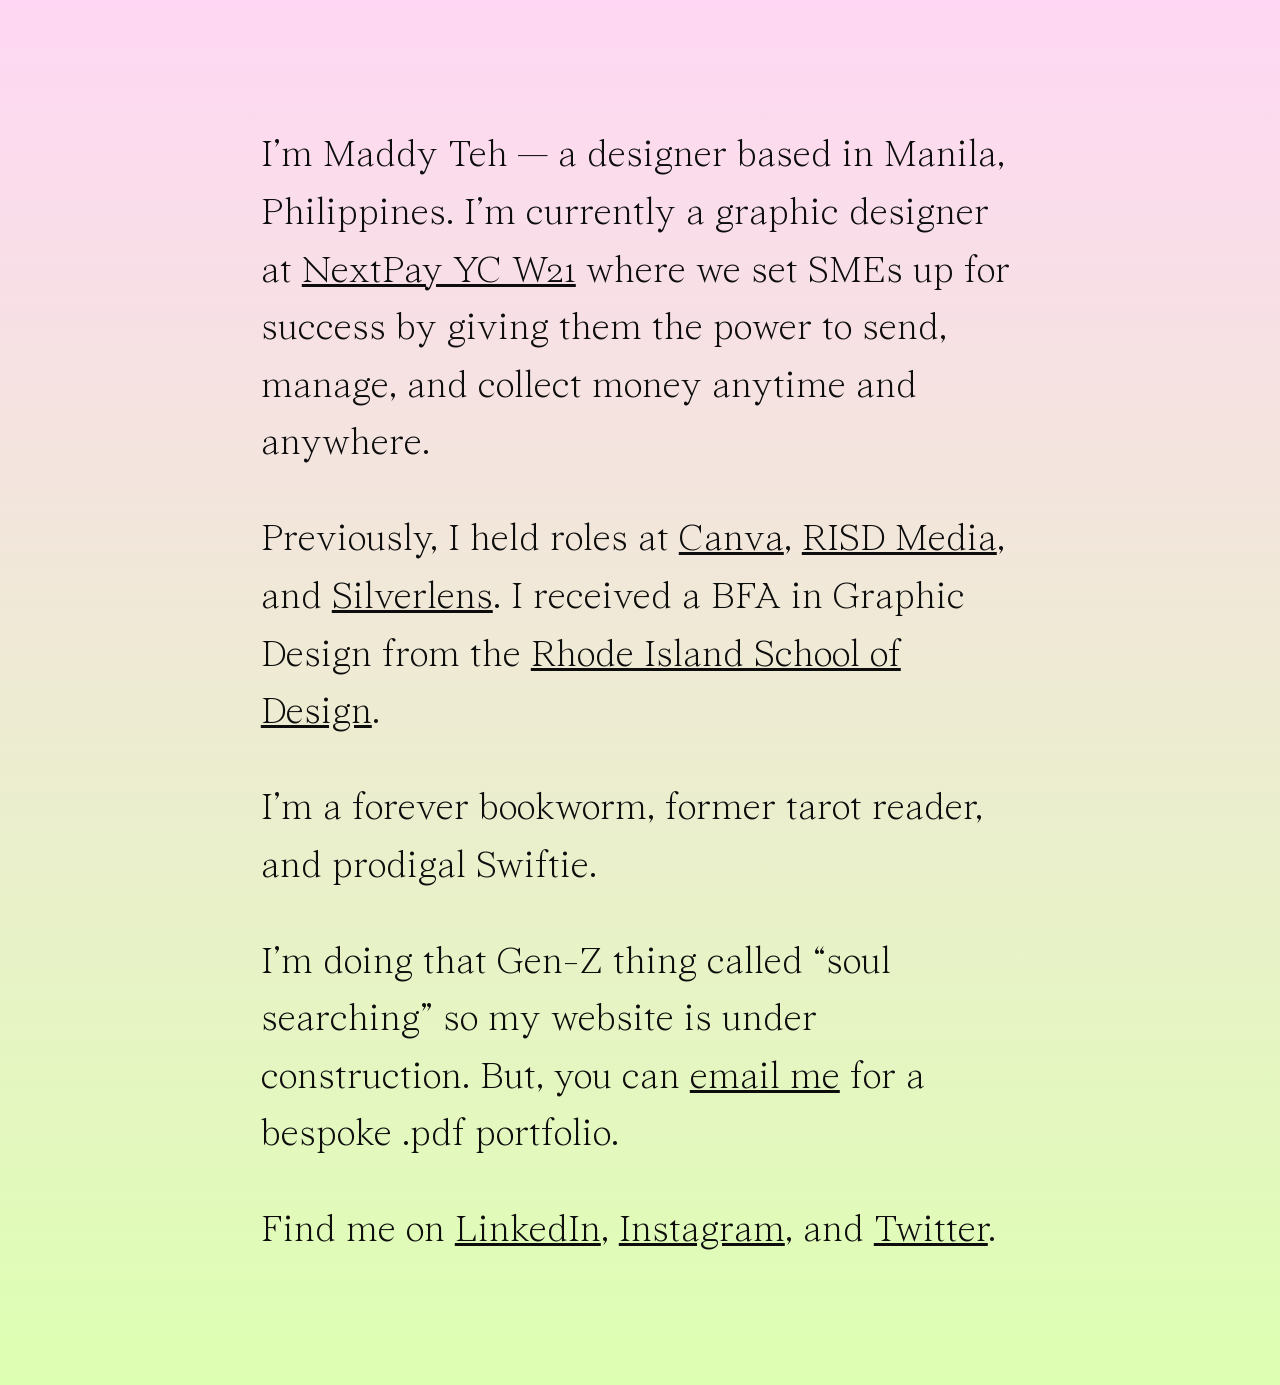
<file: index.html>
<!DOCTYPE html>
<html>
    <head>
        <title>Maddy Teh</title>
        <link rel="stylesheet" href="styles.css">
    </head>
    <body>
        <section>
            <p>
                I’m Maddy Teh — a designer based in Manila, Philippines. I’m currently a graphic designer at <a href="https://nextpay.world/" target="_blank">NextPay YC W21</a> where we set SMEs up for success by giving them the power to send, manage, and collect money anytime and anywhere.
            </p>
            <p>
                Previously, I held roles at 
                <a href="https://www.canva.com/" target="_blank">Canva</a>, <a href="https://info.risd.edu/media-group/" target="_blank">RISD Media</a>, and <a href="https://www.silverlensgalleries.com/" target="_blank">Silverlens</a>.
                I received a BFA in Graphic Design from the <a href="" target="_blank">Rhode Island School of Design</a>.
            </p>
            <p>
                I’m a forever bookworm, former tarot reader, and prodigal Swiftie. 
            </p>
            <p>
                I’m doing that Gen-Z thing called “soul searching” so my website is under construction. But, you can <a href="mailto:mteh@alumni.risd.edu">email me</a> for a bespoke .pdf portfolio.
            </p>
            <p>
                Find me on <a href="" target="_blank">LinkedIn</a>, <a href="https://www.instagram.com/from_maddysmind/" target="_blank">Instagram</a>, and <a href="https://twitter.com/from_maddysmind" target="_blank">Twitter</a>.
            </p>
        </section>
    </body>
</html>
</file>
<file: styles.css>
body {
    background-image: linear-gradient(#FFD7F4,#DDFFB2);
}

section {
    width: 60%;
    margin: 10% 20% 10% 20%;
    align-items: center;
}

@font-face {
    font-family: WremenaLight;
    src: url(WremenaLight.woff);
}
p {
    font-family: WremenaLight;
    font-size: 2.4rem;
    line-height: 3.6rem;
    color: #0D0D0D;
}

a {
    color: #0D0D0D;
}

a:hover {
    color: white;
}

@media only screen and (max-width: 600px) {
    body {
        width: 80%;
        margin: 10% 10% 10% 10%;
    }
    p {
        font-size: 1.6rem;
        line-height: 2.7rem;
    }
  }
</file>
